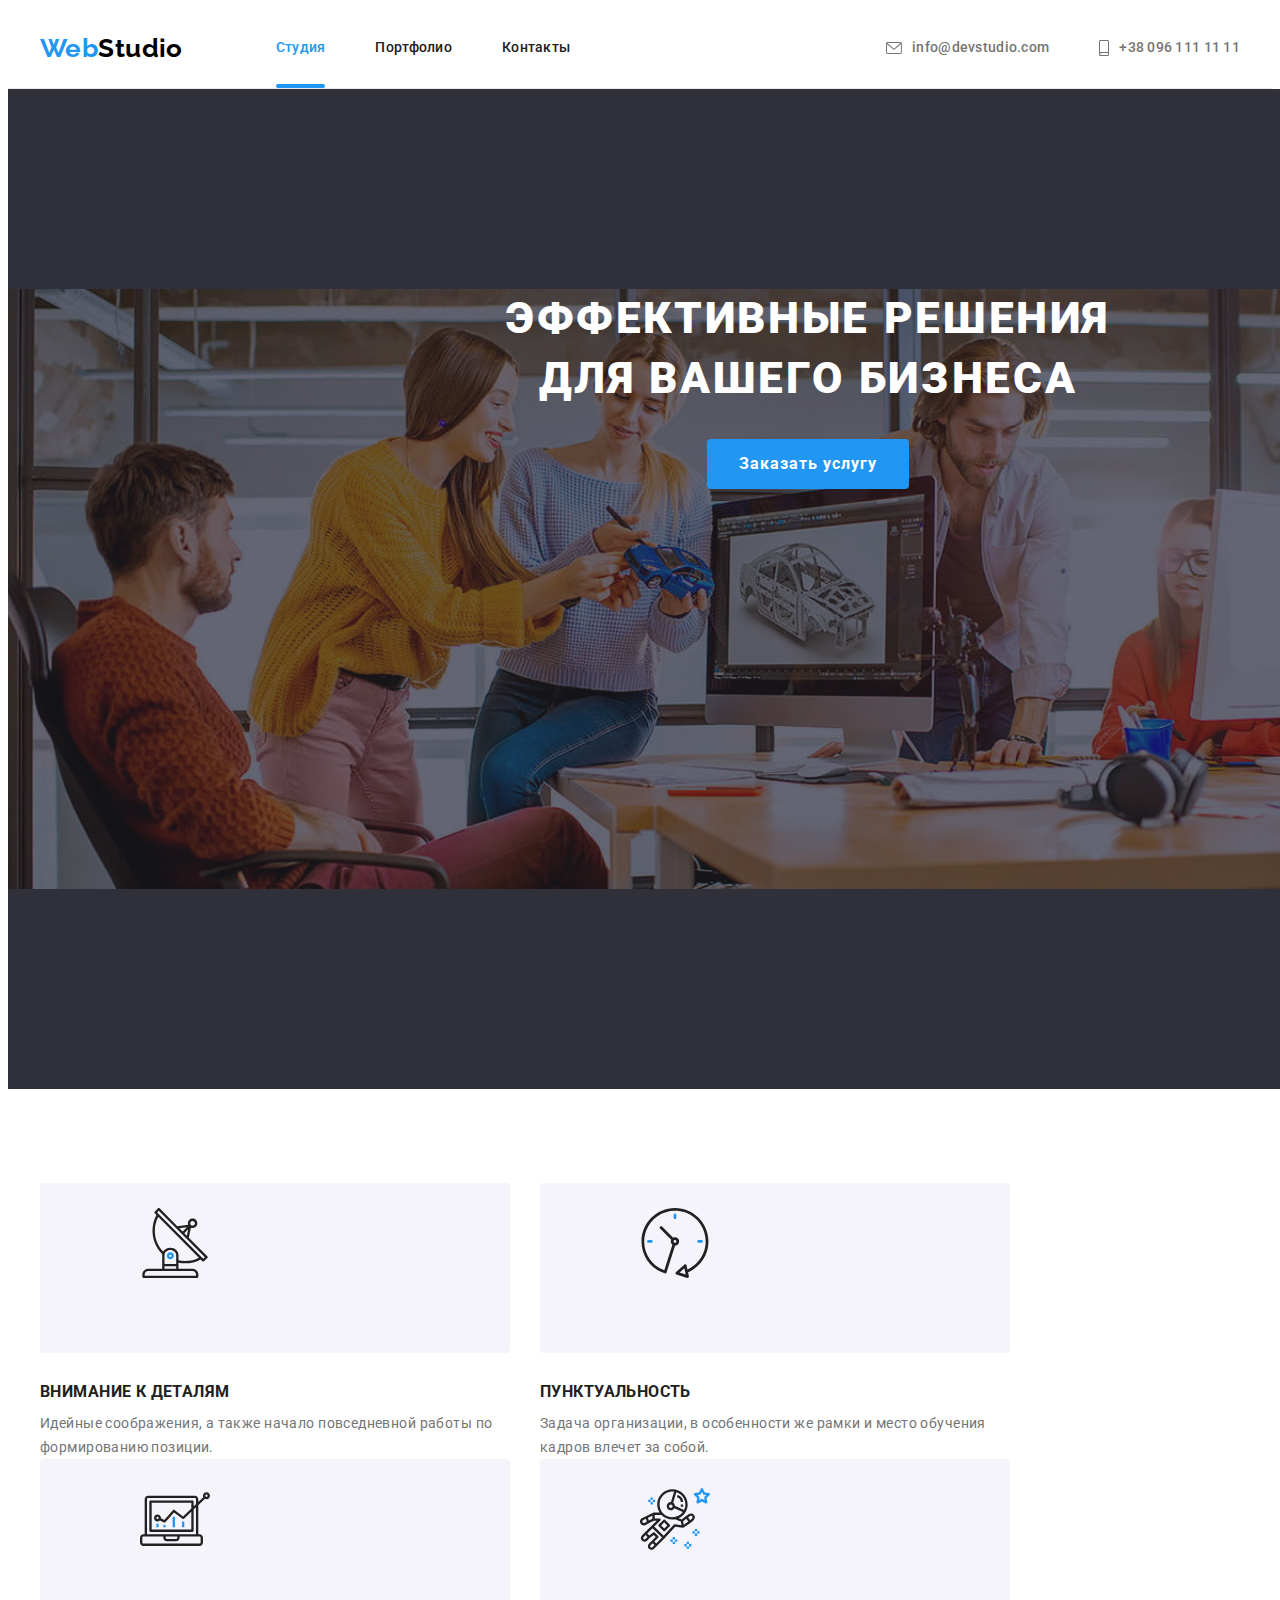
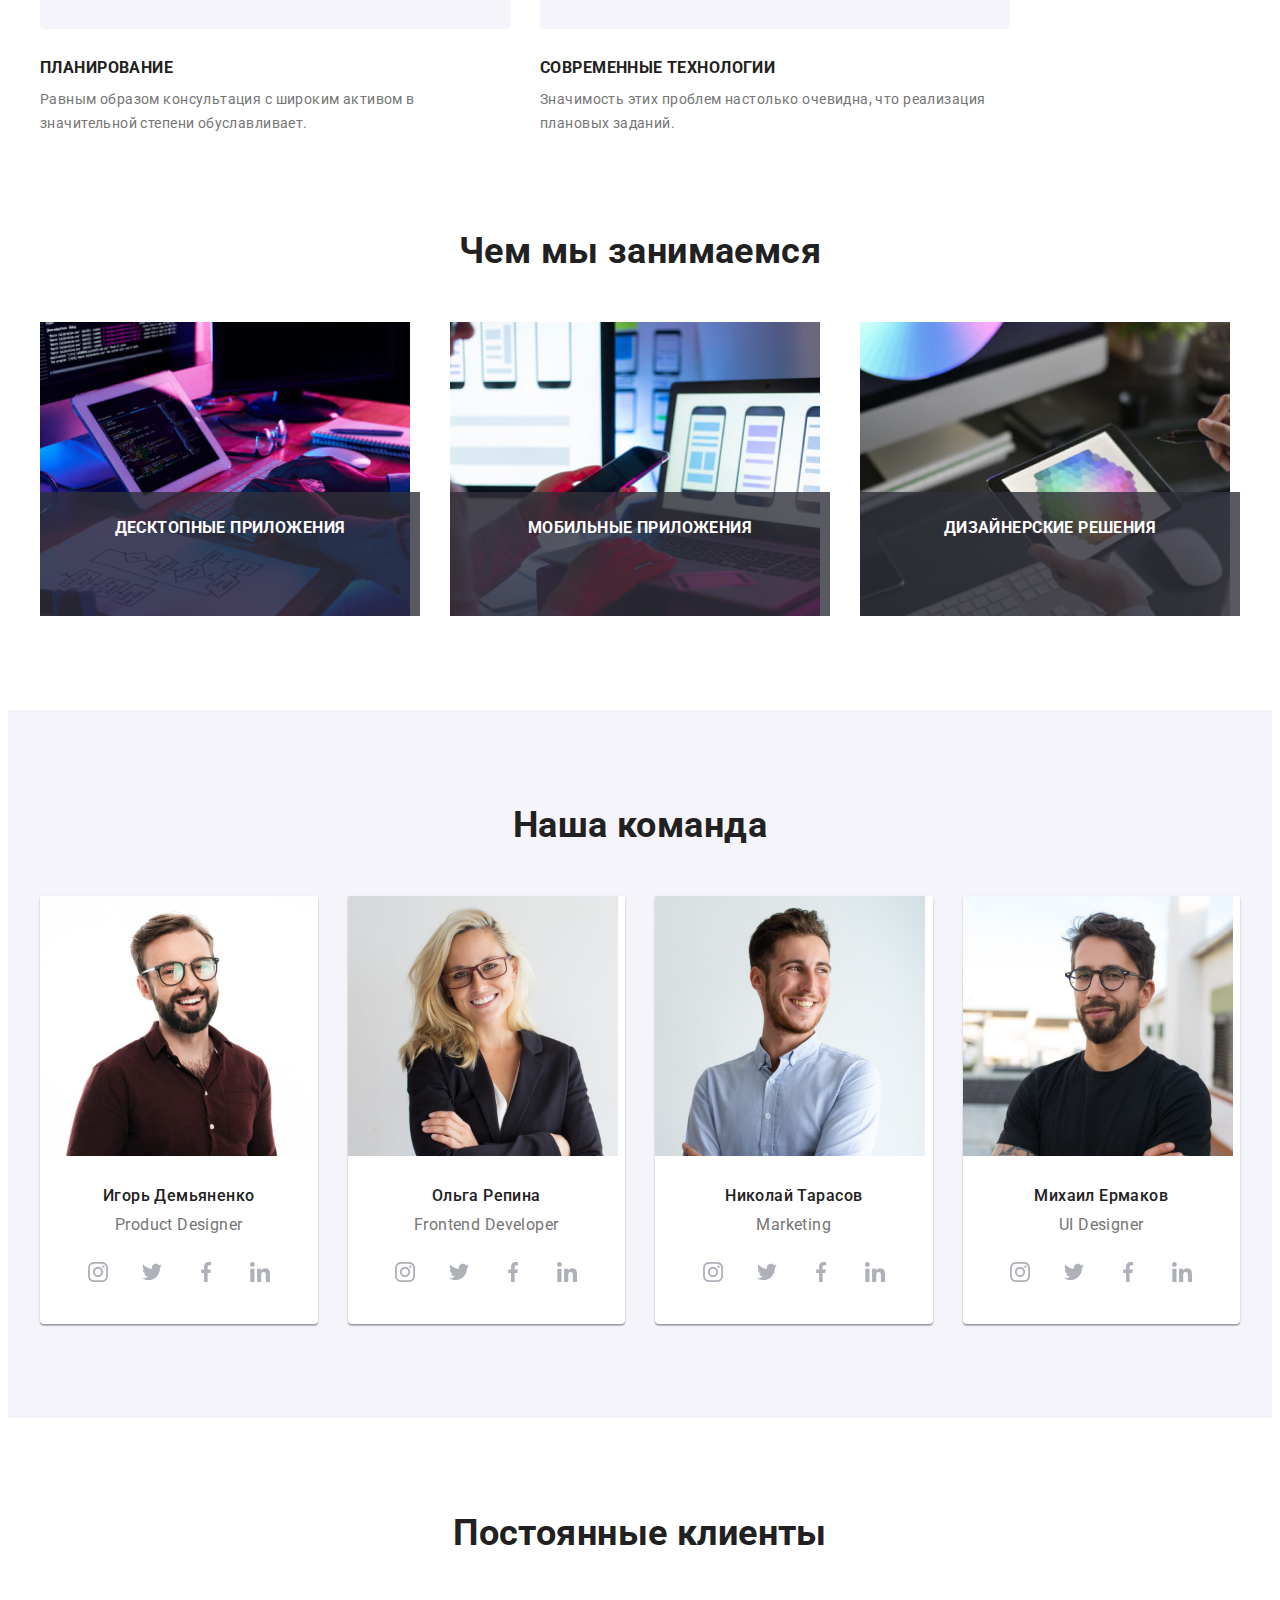
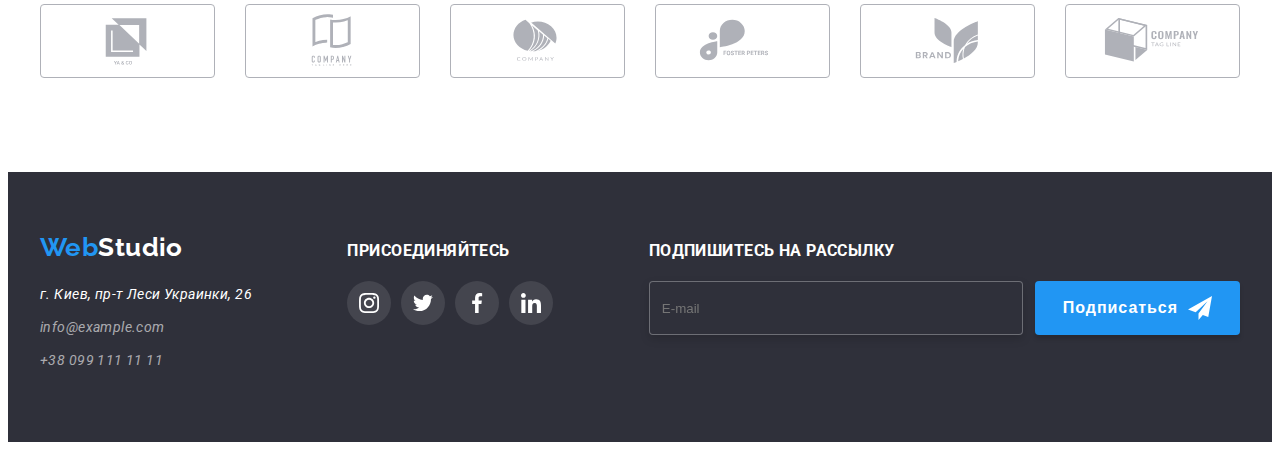
<file: index.html>
<!DOCTYPE html>
<html lang="ru">
  <head>
    <meta charset="UTF-8" />
    <meta http-equiv="X-UA-Compatible" content="IE=edge" />
    <meta name="viewport" content="width=device-width, initial-scale=1.0" />
    <title>Студия</title>
    <link rel="preconnect" href="https://fonts.gstatic.com" />
    <link
      href="https://fonts.googleapis.com/css2?family=Raleway:wght@700&family=Roboto:wght@400;500;700;900&display=swap"
      rel="stylesheet"
    />
    <link
      rel="stylesheet"
      href="https://cdnjs.cloudflare.com/ajax/libs/modern-normalize/1.0.0/modern-normalize.css"
      integrity="sha512-Zx6MlUMKSVJoQ+83OwhdILe8cSEsCzfqThJd7J/VA2UrK6Ctj85p+xzqfyuNXE5B1k25uUdmJ2OzItbBy9GHAQ=="
      crossorigin="anonymous"
    />
    <link rel="stylesheet" href="./css/styles.css" />
  </head>
  <body>
    <!-- "Шапка страницы" -->
    <header>
      <div class="container header-box">
        <!-- Логотип компании с ссылкой на главную страницу -->
        <a class="logo-header" href="./index.html"
          ><span class="logo accent">Web</span>Studio</a
        >

        <!-- Список ссылок для навигации по сайту -->
        <nav class="main-nav">
          <ul class="site-nav list">
            <li class="nav-item">
              <a class="link current" href="./index.html">Студия</a>
            </li>

            <li class="nav-item">
              <a class="link" href="./portfolio.html">Портфолио</a>
            </li>

            <li class="nav-item"><a class="link" href="">Контакты</a></li>
          </ul>
        </nav>

        <!-- Контактные данные -->
        <div class="contacts-list">
          <a class="contacts link" href="mailto:info@devstudio.com">
            <svg class="icon-envelope">
              <use href="./img/icons.svg#envelope"></use>
            </svg>
            info@devstudio.com
          </a>
          <a class="contacts link" href="tel:+380961111111">
            <svg class="icon-smartphone">
              <use href="./img/icons.svg#smartphone"></use>
            </svg>
            +38 096 111 11 11
          </a>
        </div>
      </div>
    </header>
    <main>
      <!-- Секция "Герой" -->
      <section class="hero">
        <div class="container">
          <h1 class="hero-title">
            Эффективные решения <br />
            для вашего бизнеса
          </h1>
          <button class="hero-button" type="button" data-modal-open>
            Заказать услугу
          </button>
        </div>
      </section>
      <!-- Секция "Особенности" -->
      <section class="section">
        <div class="container">
          <h2 hidden>Особенности</h2>
          <ul class="features-list list">
            <li class="features-item">
              <svg class="icon-features">
                <use
                  href="./img/icons.svg#antenna"
                  width="70"
                  height="70"
                ></use>
              </svg>
              <h3 class="features-title">Внимание к деталям</h3>
              <p>
                Идейные соображения, а также начало повседневной работы по
                формированию позиции.
              </p>
            </li>
            <li class="features-item">
              <svg class="icon-features">
                <use href="./img/icons.svg#clock" width="70" height="70"></use>
              </svg>
              <h3 class="features-title">Пунктуальность</h3>
              <p>
                Задача организации, в особенности же рамки и место обучения
                кадров влечет за собой.
              </p>
            </li>
            <li class="features-item">
              <svg class="icon-features">
                <use
                  href="./img/icons.svg#diagram"
                  width="70"
                  height="70"
                ></use>
              </svg>
              <h3 class="features-title">Планирование</h3>
              <p>
                Равным образом консультация с широким активом в значительной
                степени обуславливает.
              </p>
            </li>
            <li class="features-item">
              <svg class="icon-features">
                <use
                  href="./img/icons.svg#astronaut"
                  width="70"
                  height="70"
                ></use>
              </svg>
              <h3 class="features-title">Современные технологии</h3>
              <p>
                Значимость этих проблем настолько очевидна, что реализация
                плановых заданий.
              </p>
            </li>
          </ul>
        </div>
      </section>
      <!-- Секция "Чем мы занимаемся" -->
      <section class="our-work-section section">
        <div class="container">
          <h2 class="secondary-titles">Чем мы занимаемся</h2>
          <ul class="our-work-list list">
            <li class="our-work-item">
              <h3 class="our-work-title">Десктопные приложения</h3>
              <img
                src="./img/img1.jpg"
                alt="Разработчик пишущий код"
                width="370"
              />
            </li>
            <li class="our-work-item">
              <h3 class="our-work-title">Мобильные приложения</h3>
              <img
                src="./img/img2.jpg"
                alt="Дизайнер подбирающий раскладку для мобильного приложения"
                width="370"
              />
            </li>
            <li class="our-work-item">
              <h3 class="our-work-title">Дизайнерские решения</h3>
              <img
                src="./img/img3.jpg"
                alt="Дизайнер подбирает цвет на палетке"
                width="370"
              />
            </li>
          </ul>
        </div>
      </section>
      <!-- Секция "Наша команда" -->
      <section class="our-team-section section">
        <div class="container">
          <h2 class="our-team-title secondary-titles">Наша команда</h2>
          <ul class="our-team-list list">
            <!-- Ihor Demyanenko CARD -->
            <li class="our-team-item">
              <img
                src="./img/team/ph1.jpg"
                alt="Портретное фото Игоря Демьяненко"
                width="270"
              />
              <h3 class="our-team-name">Игорь Демьяненко</h3>
              <p class="our-team-position" lang="en">Product Designer</p>
              <!-- SOCIAL CONTACT ICONS -->
              <ul class="social-contact list">
                <li class="social-contact-item">
                  <a
                    class="link-icon link"
                    href="https://instagram.com"
                    target="_blank"
                  >
                    <svg class="icon-social" width="20" height="20">
                      <use href="./img/icons.svg#instagram"></use>
                    </svg>
                  </a>
                </li>

                <li class="social-contact-item">
                  <a
                    class="link-icon link"
                    href="https://twitter.com"
                    target="_blank"
                  >
                    <svg class="icon-social" width="20" height="20">
                      <use href="./img/icons.svg#twitter"></use>
                    </svg>
                  </a>
                </li>

                <li class="social-contact-item">
                  <a
                    class="link-icon link"
                    href="https://facebook.com"
                    target="_blank"
                  >
                    <svg class="icon-social" width="20" height="20">
                      <use href="./img/icons.svg#facebook"></use>
                    </svg>
                  </a>
                </li>

                <li class="social-contact-item">
                  <a
                    class="link-icon link"
                    href="https://linkedin.com"
                    target="_blank"
                  >
                    <svg class="icon-social" width="20" height="20">
                      <use href="./img/icons.svg#linkedin"></use>
                    </svg>
                  </a>
                </li>
              </ul>
            </li>
            <!-- Olga Repina CARD -->
            <li class="our-team-item">
              <img
                src="./img/team/ph2.jpg"
                alt="Портретное фото Ольги Репиной"
                width="270"
              />
              <h3 class="our-team-name">Ольга Репина</h3>
              <p class="our-team-position" lang="en">Frontend Developer</p>
              <!-- SOCIAL CONTACT ICONS -->
              <ul class="social-contact list">
                <li class="social-contact-item">
                  <a
                    class="link-icon link"
                    href="https://instagram.com"
                    target="_blank"
                  >
                    <svg class="icon-social" width="20" height="20">
                      <use href="./img/icons.svg#instagram"></use>
                    </svg>
                  </a>
                </li>

                <li class="social-contact-item">
                  <a
                    class="link-icon link"
                    href="https://twitter.com"
                    target="_blank"
                  >
                    <svg class="icon-social" width="20" height="20">
                      <use href="./img/icons.svg#twitter"></use>
                    </svg>
                  </a>
                </li>

                <li class="social-contact-item">
                  <a
                    class="link-icon link"
                    href="https://facebook.com"
                    target="_blank"
                  >
                    <svg class="icon-social" width="20" height="20">
                      <use href="./img/icons.svg#facebook"></use>
                    </svg>
                  </a>
                </li>

                <li class="social-contact-item">
                  <a
                    class="link-icon link"
                    href="https://linkedin.com"
                    target="_blank"
                  >
                    <svg class="icon-social" width="20" height="20">
                      <use href="./img/icons.svg#linkedin"></use>
                    </svg>
                  </a>
                </li>
              </ul>
            </li>
            <!-- Nikolay Tarasov CARD -->
            <li class="our-team-item">
              <img
                src="./img/team/ph3.jpg"
                alt="Портретное фото Николая Тарасова"
                width="270"
              />
              <h3 class="our-team-name">Николай Тарасов</h3>
              <p class="our-team-position" lang="en">Marketing</p>
              <!-- SOCIAL CONTACT ICONS -->
              <ul class="social-contact list">
                <li class="social-contact-item">
                  <a
                    class="link-icon link"
                    href="https://instagram.com"
                    target="_blank"
                  >
                    <svg class="icon-social" width="20" height="20">
                      <use href="./img/icons.svg#instagram"></use>
                    </svg>
                  </a>
                </li>

                <li class="social-contact-item">
                  <a
                    class="link-icon link"
                    href="https://twitter.com"
                    target="_blank"
                  >
                    <svg class="icon-social" width="20" height="20">
                      <use href="./img/icons.svg#twitter"></use>
                    </svg>
                  </a>
                </li>

                <li class="social-contact-item">
                  <a
                    class="link-icon link"
                    href="https://facebook.com"
                    target="_blank"
                  >
                    <svg class="icon-social" width="20" height="20">
                      <use href="./img/icons.svg#facebook"></use>
                    </svg>
                  </a>
                </li>

                <li class="social-contact-item">
                  <a
                    class="link-icon link"
                    href="https://linkedin.com"
                    target="_blank"
                  >
                    <svg class="icon-social" width="20" height="20">
                      <use href="./img/icons.svg#linkedin"></use>
                    </svg>
                  </a>
                </li>
              </ul>
            </li>
            <!-- Mihail Yermakov CARD -->
            <li class="our-team-item">
              <img
                src="./img/team/ph4.jpg"
                alt="Портретное фото Михаила Ермакова"
                width="270"
              />
              <h3 class="our-team-name">Михаил Ермаков</h3>
              <p class="our-team-position" lang="en">UI Designer</p>
              <!-- SOCIAL CONTACT ICONS -->
              <ul class="social-contact list">
                <li class="social-contact-item">
                  <a
                    class="link-icon link"
                    href="https://instagram.com"
                    target="_blank"
                  >
                    <svg class="icon-social" width="20" height="20">
                      <use href="./img/icons.svg#instagram"></use>
                    </svg>
                  </a>
                </li>

                <li class="social-contact-item">
                  <a
                    class="link-icon link"
                    href="https://twitter.com"
                    target="_blank"
                  >
                    <svg class="icon-social" width="20" height="20">
                      <use href="./img/icons.svg#twitter"></use>
                    </svg>
                  </a>
                </li>

                <li class="social-contact-item">
                  <a
                    class="link-icon link"
                    href="https://facebook.com"
                    target="_blank"
                  >
                    <svg class="icon-social" width="20" height="20">
                      <use href="./img/icons.svg#facebook"></use>
                    </svg>
                  </a>
                </li>

                <li class="social-contact-item">
                  <a
                    class="link-icon link"
                    href="https://linkedin.com"
                    target="_blank"
                  >
                    <svg class="icon-social" width="20" height="20">
                      <use href="./img/icons.svg#linkedin"></use>
                    </svg>
                  </a>
                </li>
              </ul>
            </li>
          </ul>
        </div>
      </section>
      <section class="our-clients section">
        <div class="container">
          <h2 class="secondary-titles">Постоянные клиенты</h2>
          <ul class="clients list">
            <li class="company-item">
              <a class="company link" href="./">
                <svg class="icon-company" width="106" height="60">
                  <use href="./img/icons.svg#co1"></use>
                </svg>
              </a>
            </li>

            <li class="company-item">
              <a class="company link" href="./">
                <svg class="icon-company" width="106" height="60">
                  <use href="./img/icons.svg#co2"></use>
                </svg>
              </a>
            </li>

            <li class="company-item">
              <a class="company link" href="./">
                <svg class="icon-company" width="106" height="60">
                  <use href="./img/icons.svg#co3"></use>
                </svg>
              </a>
            </li>

            <li class="company-item">
              <a class="company link" href="./">
                <svg class="icon-company" width="106" height="60">
                  <use href="./img/icons.svg#co4"></use>
                </svg>
              </a>
            </li>

            <li class="company-item">
              <a class="company link" href="./">
                <svg class="icon-company" width="106" height="60">
                  <use href="./img/icons.svg#co5"></use>
                </svg>
              </a>
            </li>

            <li class="company-item">
              <a class="company link" href="./">
                <svg class="icon-company" width="106" height="60">
                  <use href="./img/icons.svg#co6"></use>
                </svg>
              </a>
            </li>
          </ul>
        </div>
      </section>
    </main>
    <!-- Подвал страницы -->
    <footer class="footer-section">
      <div class="container footer-flex">
        <div class="about-us">
          <!-- Логотип компании с ссылкой на главную страницу -->
          <a class="logo-footer" href="/"
            ><span class="accent">Web</span>Studio</a
          >
          <!-- Адресс компании -->
          <address>
            <ul class="list">
              <li>
                <a
                  class="footer-address"
                  href="https://goo.gl/maps/nL9pkd665aWA4ZFbA"
                  target="_blank"
                  >г. Киев, пр-т Леси Украинки, 26</a
                >
              </li>
              <li>
                <a class="footer-contacts link" href="mailto:info@example.com"
                  >info@example.com</a
                >
              </li>
              <li>
                <a class="footer-contacts link" href="tel:+380991111111"
                  >+38 099 111 11 11</a
                >
              </li>
            </ul>
          </address>
        </div>
        <div class="join-us">
          <h3 class="footer-titles">Присоединяйтесь</h3>
          <ul class="social-contact list">
            <li class="social-contact-item">
              <a
                class="icon-join link"
                href="https://instagram.com"
                target="_blank"
              >
                <svg class="icon-social" width="20" height="20">
                  <use href="./img/icons.svg#instagram"></use>
                </svg>
              </a>
            </li>

            <li class="social-contact-item">
              <a
                class="icon-join link"
                href="https://twitter.com"
                target="_blank"
              >
                <svg class="icon-social" width="20" height="20">
                  <use href="./img/icons.svg#twitter"></use>
                </svg>
              </a>
            </li>

            <li class="social-contact-item">
              <a
                class="icon-join link"
                href="https://facebook.com"
                target="_blank"
              >
                <svg class="icon-social" width="20" height="20">
                  <use href="./img/icons.svg#facebook"></use>
                </svg>
              </a>
            </li>

            <li class="social-contact-item">
              <a
                class="icon-join link"
                href="https://linkedin.com"
                target="_blank"
              >
                <svg class="icon-social" width="20" height="20">
                  <use href="./img/icons.svg#linkedin"></use>
                </svg>
              </a>
            </li>
          </ul>
        </div>
        <div class="subscription">
          <h3 class="footer-titles">Подпишитесь на рассылку</h3>
          <form class="subscription-form" action="submit">
            <label class="subscription-label">
              <input
                class="subscription-input"
                type="email"
                name="subscription"
                placeholder="E-mail"
              />
            </label>
            <button class="subscription-btn" type="submit">
              Подписаться
              <svg class="subscription-btn-icon" width="24" height="24">
                <use href="./img/icons.svg#send"></use>
              </svg>
            </button>
          </form>
        </div>
      </div>
    </footer>

    <div class="backdrop is-hidden" data-modal>
      <div class="modal">
        <button class="modal-close" type="button" data-modal-close>
          <svg class="icon-close">
            <use href="./img/icons.svg#close"></use>
          </svg>
        </button>
        <h2 class="form-title">Оставьте свои данные, мы вам перезвоним</h2>
        <form action="form">
          <div class="form-field">
            <label class="form-label" for="name">Имя</label>
            <div class="form-input">
              <svg class="form-icon">
                <use href="./img/icons.svg#mw-person"></use>
              </svg>
              <input class="input" type="text" name="name" id="name" />
            </div>
          </div>

          <div class="form-field">
            <label class="form-label" for="tel">Телефон</label>
            <div class="form-input">
              <svg class="form-icon">
                <use href="./img/icons.svg#mw-phone"></use>
              </svg>
              <input class="input" type="tel" name="tel" id="tel" />
            </div>
          </div>

          <div class="form-field">
            <label class="form-label" for="email">Почта</label>
            <div class="form-input">
              <svg class="form-icon">
                <use href="./img/icons.svg#mw-email"></use>
              </svg>
              <input class="input" type="email" name="email" id="email" />
            </div>
          </div>

          <div class="form-field">
            <label class="form-label" for="comment">Комментарий</label>
            <textarea
              class="comment-input"
              name="comment"
              id="comment"
              cols="60"
              rows="8"
              placeholder="Введите текст"
            ></textarea>
          </div>

          <div class="agreement-field">
            <label class="agreement-label">
              <input class="agreement-input" type="checkbox" name="agreement" />
              <svg class="agreement-icon">
                <use href="./img/icons.svg#tick"></use>
              </svg>
              Соглашаюсь с рассылкой и принимаю
            </label>
            <a class="agreement-link" href="./">Условия договора</a>
          </div>
          <div class="submit-btn">
            <button class="submit" type="submit">Отправить</button>
          </div>
        </form>
      </div>
    </div>
    <script src="./js/modal.js"></script>
  </body>
</html>
</file>
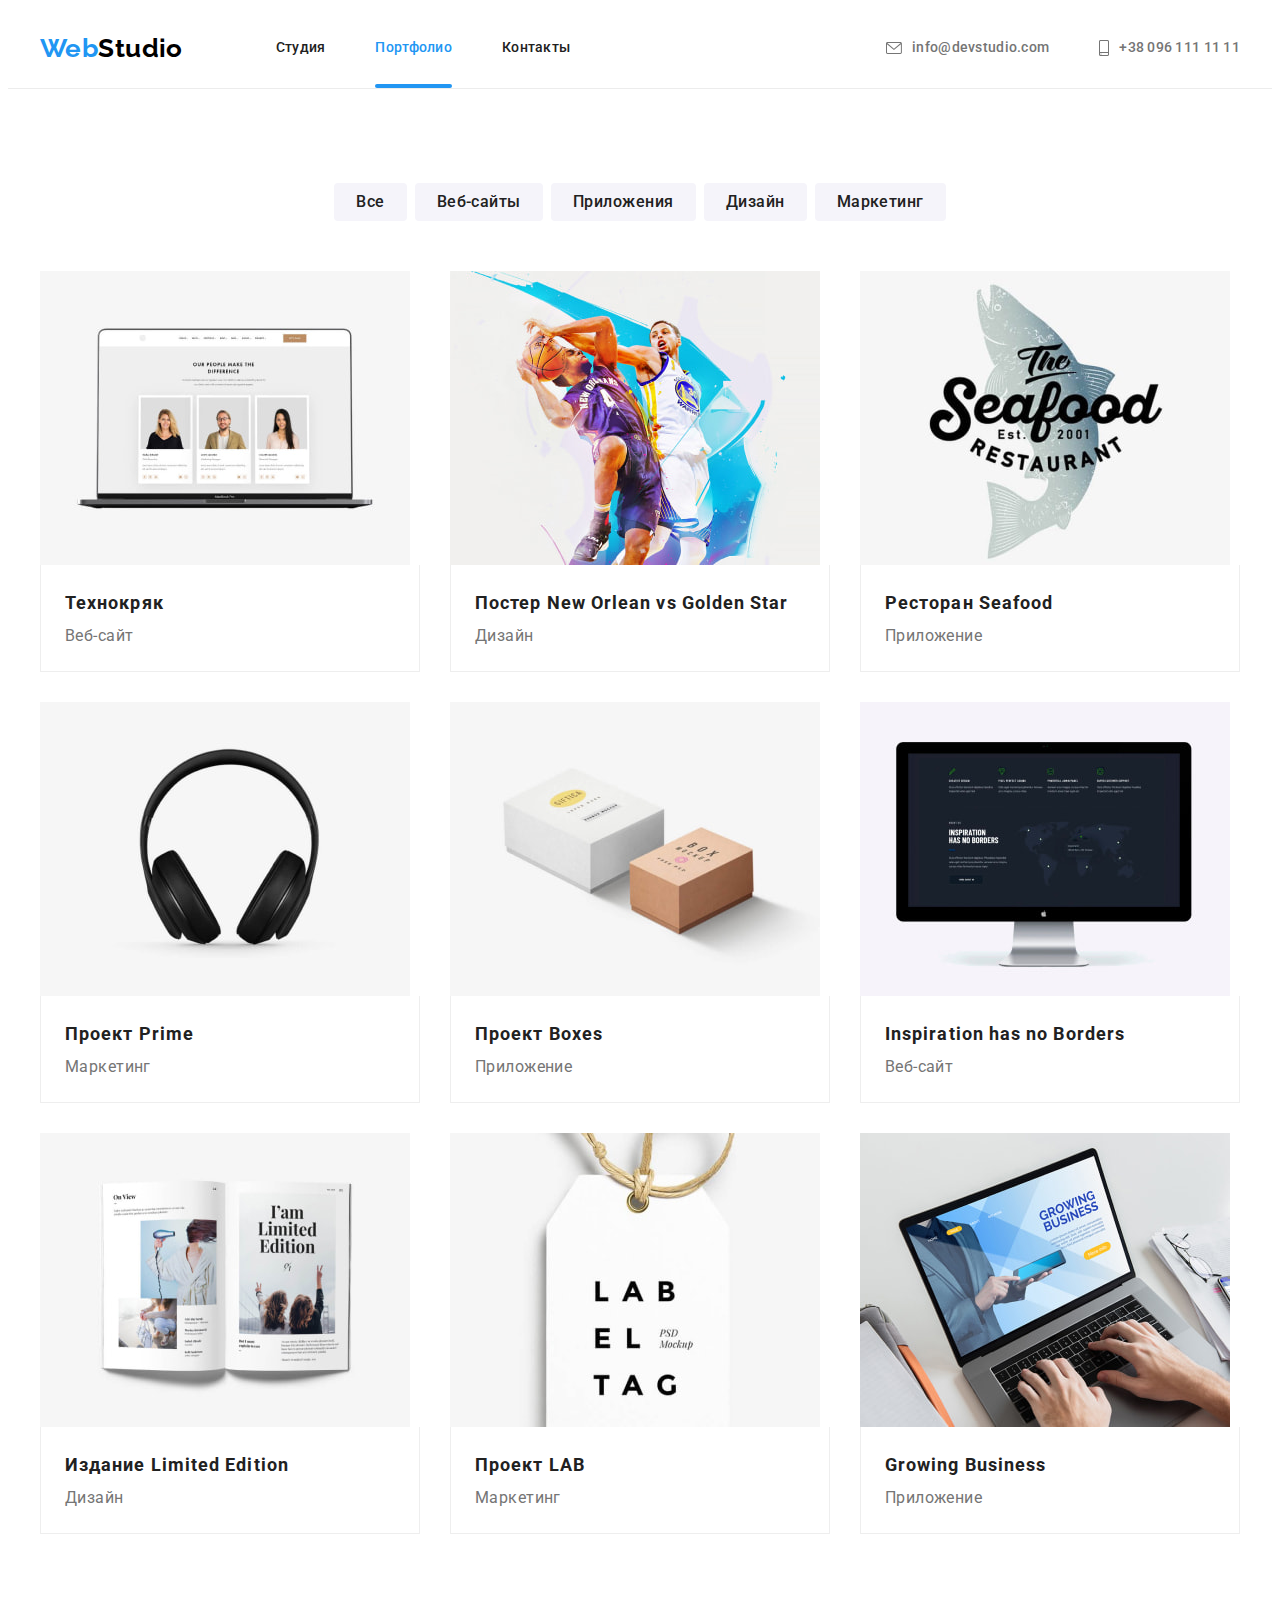
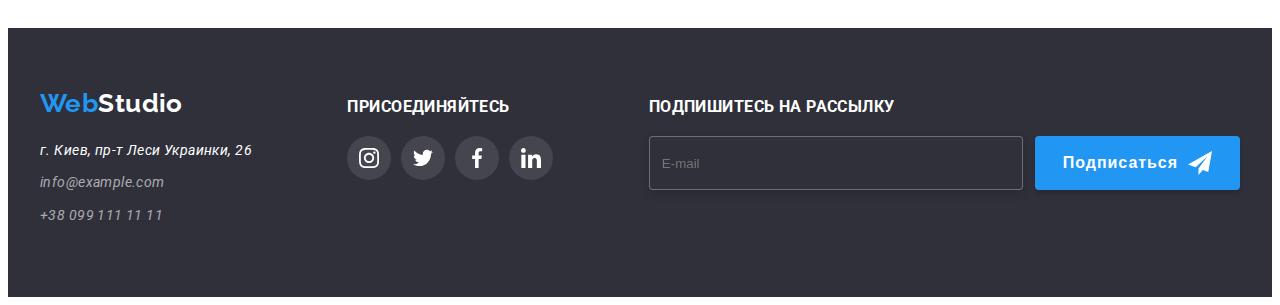
<file: portfolio.html>
<!DOCTYPE html>
<html lang="ru">
  <head>
    <meta charset="UTF-8" />
    <meta http-equiv="X-UA-Compatible" content="IE=edge" />
    <meta name="viewport" content="width=device-width, initial-scale=1.0" />
    <title>Портфолио</title>
    <link rel="preconnect" href="https://fonts.gstatic.com" />
    <link
      href="https://fonts.googleapis.com/css2?family=Raleway:wght@700&family=Roboto:wght@400;500;700;900&display=swap"
      rel="stylesheet"
    />
    <link
      rel="stylesheet"
      href="https://cdnjs.cloudflare.com/ajax/libs/modern-normalize/1.0.0/modern-normalize.css"
      integrity="sha512-Zx6MlUMKSVJoQ+83OwhdILe8cSEsCzfqThJd7J/VA2UrK6Ctj85p+xzqfyuNXE5B1k25uUdmJ2OzItbBy9GHAQ=="
      crossorigin="anonymous"
    />
    <link rel="stylesheet" href="./css/styles.css" />
  </head>
  <body>
    <!-- "Шапка страницы" -->
    <header>
      <div class="container header-box">
        <!-- Логотип компании с ссылкой на главную страницу -->
        <a class="logo-header" href="./index.html"
          ><span class="logo accent">Web</span>Studio</a
        >

        <!-- Список ссылок для навигации по сайту -->
        <nav class="main-nav">
          <ul class="site-nav list">
            <li class="nav-item">
              <a class="link" href="./index.html">Студия</a>
            </li>

            <li class="nav-item">
              <a class="link current" href="./portfolio.html">Портфолио</a>
            </li>

            <li class="nav-item"><a class="link" href="">Контакты</a></li>
          </ul>
        </nav>

        <!-- Контактные данные -->
        <div class="contacts-list">
          <a class="contacts link" href="mailto:info@devstudio.com">
            <svg class="icon-envelope">
              <use href="./img/icons.svg#envelope"></use>
            </svg>
            info@devstudio.com
          </a>
          <a class="contacts link" href="tel:+380961111111">
            <svg class="icon-smartphone">
              <use href="./img/icons.svg#smartphone"></use>
            </svg>
            +38 096 111 11 11
          </a>
        </div>
      </div>
    </header>
    <main>
      <section class="section">
        <div class="container">
          <!-- Кнопки фильтра работ -->
          <ul class="filter-button-list list">
            <li class="filter-button-item">
              <button class="filter-button" type="button">Все</button>
            </li>
            <li class="filter-button-item">
              <button class="filter-button" type="button">Веб-сайты</button>
            </li>
            <li class="filter-button-item">
              <button class="filter-button" type="button">Приложения</button>
            </li>
            <li class="filter-button-item">
              <button class="filter-button" type="button">Дизайн</button>
            </li>
            <li class="filter-button-item">
              <button class="filter-button" type="button">Маркетинг</button>
            </li>
          </ul>

          <!-- Примеры работ -->
          <ul class="example-list list">
            <li class="example-card">
              <a href="./" class="example-link">
                <div class="card-interactive">
                  <p class="card-text">
                    Технокряк это современная площадка распространения
                    коронавируса. Компании используют эту платформу для
                    цифрового шпионажа и атак на защищённые сервера конкурентов.
                  </p>
                  <img
                    src="./img/portfolio/img1.jpg"
                    alt="Веб-сайт"
                    width="370"
                  />
                </div>
                <div class="card-content">
                  <h2 class="example-name">Технокряк</h2>
                  <p class="example-type">Веб-сайт</p>
                </div>
              </a>
            </li>

            <li class="example-card">
              <a href="./" class="example-link">
                <div class="card-interactive">
                  <p class="card-text">
                    Технокряк это современная площадка распространения
                    коронавируса. Компании используют эту платформу для
                    цифрового шпионажа и атак на защищённые сервера конкурентов.
                  </p>
                  <img
                    src="./img/portfolio/img2.jpg"
                    alt="Дизайн"
                    width="370"
                  />
                </div>
                <div class="card-content">
                  <h2 class="example-name">Постер New Orlean vs Golden Star</h2>
                  <p class="example-type">Дизайн</p>
                </div>
              </a>
            </li>

            <li class="example-card">
              <a href="./" class="example-link">
                <div class="card-interactive">
                  <p class="card-text">
                    Технокряк это современная площадка распространения
                    коронавируса. Компании используют эту платформу для
                    цифрового шпионажа и атак на защищённые сервера конкурентов.
                  </p>
                  <img
                    src="./img/portfolio/img3.jpg"
                    alt="Приложение"
                    width="370"
                  />
                </div>
                <div class="card-content">
                  <h2 class="example-name">Ресторан Seafood</h2>
                  <p class="example-type">Приложение</p>
                </div>
              </a>
            </li>

            <li class="example-card">
              <a href="./" class="example-link">
                <div class="card-interactive">
                  <p class="card-text">
                    Технокряк это современная площадка распространения
                    коронавируса. Компании используют эту платформу для
                    цифрового шпионажа и атак на защищённые сервера конкурентов.
                  </p>
                  <img
                    src="./img/portfolio/img4.jpg"
                    alt="Маркетинг"
                    width="370"
                  />
                </div>
                <div class="card-content">
                  <h2 class="example-name">Проект Prime</h2>
                  <p class="example-type">Маркетинг</p>
                </div>
              </a>
            </li>

            <li class="example-card">
              <a href="./" class="example-link">
                <div class="card-interactive">
                  <p class="card-text">
                    Технокряк это современная площадка распространения
                    коронавируса. Компании используют эту платформу для
                    цифрового шпионажа и атак на защищённые сервера конкурентов.
                  </p>
                  <img
                    src="./img/portfolio/img5.jpg"
                    alt="Приложение"
                    width="370"
                  />
                </div>
                <div class="card-content">
                  <h2 class="example-name">Проект Boxes</h2>
                  <p class="example-type">Приложение</p>
                </div>
              </a>
            </li>

            <li class="example-card">
              <a href="./" class="example-link">
                <div class="card-interactive">
                  <p class="card-text">
                    Технокряк это современная площадка распространения
                    коронавируса. Компании используют эту платформу для
                    цифрового шпионажа и атак на защищённые сервера конкурентов.
                  </p>
                  <img
                    src="./img/portfolio/img6.jpg"
                    alt="Веб-сайт"
                    width="370"
                  />
                </div>
                <div class="card-content">
                  <h2 class="example-name">Inspiration has no Borders</h2>
                  <p class="example-type">Веб-сайт</p>
                </div>
              </a>
            </li>

            <li class="example-card">
              <a href="./" class="example-link">
                <div class="card-interactive">
                  <p class="card-text">
                    Технокряк это современная площадка распространения
                    коронавируса. Компании используют эту платформу для
                    цифрового шпионажа и атак на защищённые сервера конкурентов.
                  </p>
                  <img
                    src="./img/portfolio/img7.jpg"
                    alt="Дизайн"
                    width="370"
                  />
                </div>
                <div class="card-content">
                  <h2 class="example-name">Издание Limited Edition</h2>
                  <p class="example-type">Дизайн</p>
                </div>
              </a>
            </li>

            <li class="example-card">
              <a href="./" class="example-link">
                <div class="card-interactive">
                  <p class="card-text">
                    Технокряк это современная площадка распространения
                    коронавируса. Компании используют эту платформу для
                    цифрового шпионажа и атак на защищённые сервера конкурентов.
                  </p>
                  <img
                    src="./img/portfolio/img8.jpg"
                    alt="Маркетинг"
                    width="370"
                  />
                </div>
                <div class="card-content">
                  <h2 class="example-name">Проект LAB</h2>
                  <p class="example-type">Маркетинг</p>
                </div>
              </a>
            </li>

            <li class="example-card">
              <a href="./" class="example-link">
                <div class="card-interactive">
                  <p class="card-text">
                    Технокряк это современная площадка распространения
                    коронавируса. Компании используют эту платформу для
                    цифрового шпионажа и атак на защищённые сервера конкурентов.
                  </p>
                  <img
                    src="./img/portfolio/img9.jpg"
                    alt="Приложение"
                    width="370"
                  />
                </div>
                <div class="card-content">
                  <h2 class="example-name">Growing Business</h2>
                  <p class="example-type">Приложение</p>
                </div>
              </a>
            </li>
          </ul>
        </div>
      </section>
    </main>
    <footer class="footer-section">
      <div class="container footer-flex">
        <div class="about-us">
          <!-- Логотип компании с ссылкой на главную страницу -->
          <a class="logo-footer" href="/"
            ><span class="accent">Web</span>Studio</a
          >
          <!-- Адресс компании -->
          <address>
            <p class="footer-address">г. Киев, пр-т Леси Украинки, 26</p>
            <a class="footer-contacts link" href="mailto:info@example.com"
              >info@example.com</a
            >
            <a class="footer-contacts link" href="tel:+380991111111"
              >+38 099 111 11 11</a
            >
          </address>
        </div>
        <div class="join-us">
          <h3 class="footer-titles">Присоединяйтесь</h3>
          <ul class="social-contact list">
            <li class="social-contact-item">
              <a
                class="icon-join link"
                href="https://instagram.com"
                target="_blank"
              >
                <svg class="icon-social" width="20" height="20">
                  <use href="./img/icons.svg#instagram"></use>
                </svg>
              </a>
            </li>

            <li class="social-contact-item">
              <a
                class="icon-join link"
                href="https://twitter.com"
                target="_blank"
              >
                <svg class="icon-social" width="20" height="20">
                  <use href="./img/icons.svg#twitter"></use>
                </svg>
              </a>
            </li>

            <li class="social-contact-item">
              <a
                class="icon-join link"
                href="https://facebook.com"
                target="_blank"
              >
                <svg class="icon-social" width="20" height="20">
                  <use href="./img/icons.svg#facebook"></use>
                </svg>
              </a>
            </li>

            <li class="social-contact-item">
              <a
                class="icon-join link"
                href="https://linkedin.com"
                target="_blank"
              >
                <svg class="icon-social" width="20" height="20">
                  <use href="./img/icons.svg#linkedin"></use>
                </svg>
              </a>
            </li>
          </ul>
        </div>
        <div class="subscription">
          <h3 class="footer-titles">Подпишитесь на рассылку</h3>
          <form class="subscription-form" action="submit">
            <label class="subscription-label">
              <input
                class="subscription-input"
                type="email"
                name="subscription"
                placeholder="E-mail"
              />
            </label>
            <button class="subscription-btn" type="submit">
              Подписаться
              <svg class="subscription-btn-icon" width="24" height="24">
                <use href="./img/icons.svg#send"></use>
              </svg>
            </button>
          </form>
        </div>
      </div>
    </footer>
  </body>
</html>
</file>
<file: css/styles.css>
:root {
  --primary-text-color: #757575;
  --secondary-text-color: #212121;
  --main-white-color: #ffffff;
  --main-accent-color: #2196f3;
  --grey-color: #f5f4fa;
  --main-icon-color: #afb1b8;
}

* h1,
h2,
h3,
h4,
h5,
h6,
p,
ul {
  margin: 0;
  padding: 0;
}

img {
  display: block;
  max-width: 100%;
  height: auto;
}

header {
  border-bottom: 1px solid #ececec;
}

body {
  background-color: var(--main-white-color);
  color: var(--primary-text-color);

  font-family: Roboto, sans-serif;
  font-size: 14px;
  line-height: 1.71;
  letter-spacing: 0.03em;
}

.list {
  list-style: none;
}

/* Standart section paddings */
.section {
  padding-top: 94px;
  padding-bottom: 94px;
}

/* Container */

.container {
  margin-left: auto;
  margin-right: auto;
  width: 1200px;
  padding-left: 15px;
  padding-right: 15px;
}

.container.header-box {
  display: flex;
  flex-wrap: wrap;
}

/* Logo */
.logo-header {
  align-self: center;

  color: #000000;
  font-family: Raleway, sans-serif;
  font-weight: 700;
  font-size: 26px;
  line-height: 1.19;

  text-decoration: none;
}
.accent {
  color: var(--main-accent-color);
}

/* Navigation section */
.site-nav .link.current {
  color: var(--main-accent-color);
}

.nav-item {
  position: relative;
}

.current::after {
  content: "";
  position: absolute;
  bottom: 0;
  left: 0;

  width: 100%;
  height: 4px;
  border-radius: 2px;
  background-color: var(--main-accent-color);
}

.main-nav {
  margin-left: 93px;
  align-self: center;
}

.site-nav {
  display: flex;
}

.site-nav .link {
  display: inline-block;
  padding-top: 32px;
  padding-bottom: 32px;

  color: var(--secondary-text-color);
  font-weight: 500;
  line-height: 1.14;
  letter-spacing: 0.02em;
  text-decoration: none;

  transition: color 250ms cubic-bezier(0.4, 0, 0.2, 1);
}

.nav-item:not(:last-child) {
  margin-right: 50px;
}

.contacts-list {
  display: inline-flex;
  align-self: center;
  margin-left: auto;
}

.contacts-list .link + .link {
  margin-left: 50px;
}

.contacts {
  display: inline-flex;
  align-items: center;

  color: var(--primary-text-color);
  font-weight: 500;
  line-height: 1.14;
  letter-spacing: 0.02em;

  text-decoration: none;

  transition: color 250ms cubic-bezier(0.4, 0, 0.2, 1);
}

.link:hover,
.link:focus {
  color: var(--main-accent-color);
}

.icon-envelope {
  height: 12px;
  width: 16px;
  margin-right: 10px;
  fill: currentColor;
}

.icon-envelope:hover,
.icon-envelope:focus {
  fill: currentColor;
}

.icon-smartphone {
  height: 16px;
  width: 10px;
  margin-right: 10px;
  fill: currentColor;
}

.icon-smartphone:hover,
.icon-smartphone:focus {
  fill: currentColor;
}

/* Герой */
.hero {
  background-color: #2f303a;
  text-align: center;
  padding-top: 200px;
  padding-bottom: 200px;
  margin-left: auto;
  margin-right: auto;

  background-repeat: no-repeat;
  background-position: center;
  width: 1600px;
  height: 600px;
  background-image: linear-gradient(
      to right,
      rgba(47, 48, 58, 0.4),
      rgba(47, 48, 58, 0.4)
    ),
    url(../img/hero.jpg);
}

.hero-title {
  color: var(--main-white-color);
  font-weight: 900;
  font-size: 44px;
  line-height: 1.36;
  letter-spacing: 0.06em;
  text-transform: uppercase;
}

.hero-button {
  margin-top: 30px;
  padding: 10px 32px;
  border-radius: 4px;
  border-style: hidden;

  font-family: Roboto, sans-serif;
  background-color: var(--main-accent-color);
  color: var(--main-white-color);
  font-weight: 700;
  font-size: 16px;
  line-height: 1.87;
  letter-spacing: 0.06em;

  transition: color 250ms cubic-bezier(0.4, 0, 0.2, 1);
}

.hero-button:hover,
.hero-button:focus {
  color: #000000;
  cursor: pointer;
}

/* Особенности */

.icon-features {
  display: block;
  padding: 25px 100px;
  margin-bottom: 30px;
  width: 270px;
  height: 120px;
  background-color: var(--grey-color);
  border-radius: 4px;
}

.features-list.list {
  display: flex;
  flex-wrap: wrap;

  margin-right: -30px;
}

.features-item {
  margin-right: 30px;

  flex-basis: calc((100% - 120px) / 4);
}

.features-title {
  margin-bottom: 10px;
  color: var(--secondary-text-color);
  font-weight: 700;
  line-height: 1.14;
  text-transform: uppercase;
}

/* Чем мы занимаемся */

.our-work-section {
  padding-top: 0;
}

.secondary-titles {
  margin-bottom: 50px;
  color: var(--secondary-text-color);
  font-weight: 700;
  font-size: 36px;
  line-height: 1.17;

  text-align: center;
}

.our-work-list {
  display: flex;
  flex-wrap: wrap;
  margin-right: -30px;
}

.our-work-item {
  position: relative;
  margin-right: 30px;
  flex-basis: calc((100% - 90px) / 3);
}

.our-work-title {
  position: absolute;
  bottom: 0;
  left: 0;

  padding: 27px 0;
  width: 100%;
  height: 70px;
  background: rgba(47, 48, 58, 0.8);

  font-weight: 700;
  line-height: 1.14;
  text-align: center;
  text-transform: uppercase;
  color: var(--main-white-color);
}

/* Наша команда */

.our-team-section {
  background-color: #f5f4fa;
}

.our-team-title {
  margin-bottom: 50px;
}

.our-team-list.list {
  display: flex;
  flex-wrap: wrap;

  margin-right: -30px;
}

.our-team-item {
  margin-right: 30px;
  flex-basis: calc((100% - 120px) / 4);

  background-color: var(--main-white-color);
  padding-bottom: 30px;
  border-radius: 4px;

  box-shadow: 0px 1px 3px rgba(0, 0, 0, 0.12), 0px 1px 1px rgba(0, 0, 0, 0.14),
    0px 2px 1px rgba(0, 0, 0, 0.2);
  border-radius: 0px 0px 4px 4px;
}

.our-team-name {
  margin-top: 30px;
  margin-bottom: 10px;

  color: var(--secondary-text-color);
  font-weight: 500;
  font-size: 16px;
  line-height: 1.19;

  text-align: center;
}

.our-team-position {
  margin-bottom: 16px;

  font-size: 16px;
  line-height: 1.19;

  text-align: center;
}

.social-contact.list {
  display: flex;
  justify-content: center;
}

.social-contact-item:not(:last-child) {
  margin-right: 10px;
}

.link-icon {
  display: flex;
  justify-content: center;
  align-items: center;

  fill: var(--main-icon-color);
  height: 44px;
  width: 44px;
  border-radius: 50%;
  border: hidden;

  transition: background-color 250ms cubic-bezier(0.4, 0, 0.2, 1),
    fill 250ms cubic-bezier(0.4, 0, 0.2, 1);
}

.link-icon:hover,
.link-icon:focus {
  background-color: var(--main-accent-color);
  fill: var(--main-white-color);
}

/* Our clients section */
.clients.list {
  display: flex;
  flex-wrap: wrap;
  margin-right: -30px;
}

.company-item {
  margin-right: 30px;

  flex-basis: calc((100% - 180px) / 6);
}

.company.link {
  display: flex;
  justify-content: center;
  align-items: center;

  height: 72px;
  fill: var(--main-icon-color);

  border: 1px solid var(--main-icon-color);
  border-radius: 4px;

  transition: border-color 250ms cubic-bezier(0.4, 0, 0.2, 1),
    fill 250ms cubic-bezier(0.4, 0, 0.2, 1);
}

.company.link:hover,
.company.link:focus {
  border-color: var(--main-accent-color);
  fill: var(--main-accent-color);
}

/* Footer section */

footer {
  background-color: #2f303a;
}

.footer-section {
  padding-top: 60px;
  padding-bottom: 60px;
}

.footer-flex {
  display: flex;
  justify-content: space-between;
  align-items: baseline;
}

.logo-footer {
  display: block;
  margin-bottom: 20px;

  color: var(--main-white-color);
  font-family: Raleway;
  font-weight: 700;
  font-size: 26px;
  line-height: 1.19;

  text-decoration: none;
}

.footer-address {
  display: inline-block;
  margin-bottom: 9px;
  text-decoration: none;

  color: var(--main-white-color);
  transition: color 250ms cubic-bezier(0.4, 0, 0.2, 1);
}

.footer-address:hover,
.footer-address:focus {
  color: var(--main-accent-color);
}

.footer-contacts {
  display: block;
  margin-bottom: 9px;
  color: rgba(255, 255, 255, 0.6);
  text-decoration: none;
}

.footer-contacts:hover,
.footer-contacts:focus {
  color: var(--main-white-color);
}

/* JOIN US SECTION */

.footer-titles {
  margin-bottom: 20px;

  font-weight: 700;
  line-height: 1.14;
  text-transform: uppercase;

  color: var(--main-white-color);
}

.icon-join {
  display: flex;
  justify-content: center;
  align-items: center;

  fill: var(--main-white-color);
  background-color: rgba(255, 255, 255, 0.1);
  width: 44px;
  height: 44px;
  border-radius: 50%;
  border: hidden;

  transition: background-color 250ms cubic-bezier(0.4, 0, 0.2, 1);
}

.icon-join:hover,
.icon-join:focus {
  background-color: var(--main-accent-color);
}

/* SUBSCRIPTION SECTION */

.subscription-form {
  display: flex;
}

.subscription-input {
  margin-right: 12px;
  padding-left: 12px;
  background-color: #2f303a;
  border: 1px solid rgba(255, 255, 255, 0.3);
  filter: drop-shadow(0px 4px 4px rgba(0, 0, 0, 0.15));
  border-radius: 4px;
  width: 358px;
  height: 50px;
  color: var(--main-white-color);
}

.subscription-btn {
  background-color: var(--main-accent-color);
  padding: 10px 28px;

  box-shadow: 0px 4px 4px rgba(0, 0, 0, 0.15);
  border-radius: 4px;
  border: none;

  font-weight: 700;
  font-size: 16px;
  line-height: 1.87;

  display: flex;
  align-items: center;
  text-align: center;
  letter-spacing: 0.06em;
  color: var(--main-white-color);
  cursor: pointer;
}

.subscription-btn-icon {
  margin-left: 10px;
}

/* BACKDROP */

.backdrop.is-hidden {
  visibility: hidden;
  opacity: 0;
  pointer-events: none;
}

.backdrop {
  position: fixed;
  top: 0;
  left: 0;
  width: 100%;
  height: 100%;
  background-color: rgba(0, 0, 0, 0.2);
  transition: opacity 250ms linear;
}

.modal {
  position: absolute;
  top: 50%;
  left: 50%;
  transform: translate(-50%, -50%) scale(1);
  transition: transform 250ms linear;

  min-width: 528px;
  min-height: 581px;
  background-color: var(--main-white-color);

  padding: 40px;
}

.backdrop.is-hidden .modal {
  transform: translate(-50%, -50%) scale(0.4);
}

.form-title {
  color: var(--secondary-text-color);
  font-weight: 700;
  font-size: 20px;
  line-height: 1.15;
  text-align: center;
  margin-bottom: 12px;
}

/* CLOSE ICON */
.modal-close {
  position: absolute;
  right: 8px;
  top: 8px;

  padding: 0;
  display: block;
  box-sizing: border-box;
  width: 30px;
  height: 30px;

  border: 1px solid rgba(0, 0, 0, 0.1);
  border-radius: 50%;
  background-color: var(--main-white-color);
  cursor: pointer;
}

.icon-close {
  display: inline-flex;
  position: relative;
  width: 18px;
  height: 18px;
  top: 2px;
}

.modal-close:focus .icon-close,
.modal-close:hover .icon-close {
  fill: var(--main-accent-color);
  transition: fill 250ms cubic-bezier(0.4, 0, 0.2, 1);
}

/* FORM FIELDS */
.form-field {
  margin-bottom: 20px;
}

.form-input {
  position: relative;
}

.form-label {
  display: block;
  margin-bottom: 4px;

  font-size: 12px;
  line-height: 1.17;

  letter-spacing: 0.01em;
}

.form-icon {
  position: absolute;
  width: 18px;
  height: 18px;
  top: 50%;
  left: 12px;
  transform: translateY(-50%);
  fill: var(--secondary-text-color);
  transition: fill 250ms cubic-bezier(0.4, 0, 0.2, 1);
}

.form-input > .input {
  width: 100%;
  height: 40px;
  padding-left: 42px;
  border: 1px solid rgba(33, 33, 33, 0.2);
  box-sizing: border-box;
  border-radius: 4px;
  transition: border 250ms cubic-bezier(0.4, 0, 0.2, 1);
}

.form-input > .input:focus-within {
  border: 1px solid var(--main-accent-color);
  outline: none;
}

.form-input:focus-within .form-icon {
  fill: var(--main-accent-color);
}

.comment-input {
  resize: none;
  border: 1px solid rgba(33, 33, 33, 0.2);
  box-sizing: border-box;
  border-radius: 4px;
  padding: 12px 16px;
  transition: border 250ms cubic-bezier(0.4, 0, 0.2, 1);
}

.comment-input:focus-within {
  border: 1px solid var(--main-accent-color);
  outline: none;
}

/* AGREEMENT FIELD */

.agreement-link {
  color: var(--main-accent-color);
}

.agreement-field {
  position: relative;
  margin-bottom: 30px;
  padding-left: 42px;
}

.agreement-label {
  position: relative;
}

.agreement-input {
  position: absolute;
  overflow: hidden;
  clip: rect(0 0 0 0);
  width: 16px;
  height: 15px;
}

.agreement-icon {
  display: block;
  box-sizing: border-box;
  position: absolute;
  top: 0;
  left: -25px;
  fill: var(--main-white-color);
  stroke: var(--main-white-color);
  width: 16px;
  height: 15px;
  border: 2px solid var(--secondary-text-color);
  border-radius: 4px;
  transition: border-color 250ms cubic-bezier(0.4, 0, 0.2, 1),
    background-color 250ms cubic-bezier(0.4, 0, 0.2, 1);
}

.agreement-input:checked + .agreement-icon {
  border-color: var(--main-accent-color);
  background-color: var(--main-accent-color);
}

/* SUBMIT BUTTON */
.submit {
  padding: 10px 55px;
  font-weight: bold;
  font-size: 16px;
  line-height: 1.87;
  color: var(--main-white-color);
  background-color: var(--main-accent-color);
  cursor: pointer;

  display: flex;
  align-items: center;
  text-align: center;
  letter-spacing: 0.06em;

  box-shadow: 0px 4px 4px rgba(0, 0, 0, 0.15);
  border-radius: 4px;
  border: hidden;
}

.submit-btn {
  display: flex;
  justify-content: center;
}
/* -------------------------Страница портфолио------------------------------ */

/* Кнопки фильтра работ */

.filter-button-list {
  display: flex;
  justify-content: center;
  margin-bottom: 50px;
}

.filter-button {
  padding: 6px 22px;

  font-family: Roboto, sans-serif;
  color: var(--secondary-text-color);
  background-color: var(--grey-color);
  font-weight: 500;
  font-size: 16px;
  line-height: 1.62;
  letter-spacing: 0.03em;

  text-align: center;
  cursor: pointer;
  border-radius: 4px;
  border-style: hidden;

  transition: color 250ms cubic-bezier(0.4, 0, 0.2, 1),
    background-color 250ms cubic-bezier(0.4, 0, 0.2, 1),
    box-shadow 250ms cubic-bezier(0.4, 0, 0.2, 1);
}

.filter-button-item:not(:last-child) {
  margin-right: 8px;
}

.filter-button:hover,
.filter-button:focus {
  color: var(--main-white-color);
  background-color: var(--main-accent-color);
  box-shadow: 0px 3px 1px rgba(0, 0, 0, 0.1), 0px 1px 2px rgba(0, 0, 0, 0.08),
    0px 2px 2px rgba(0, 0, 0, 0.12);
}

/* Примеры работ */

.example-list {
  display: flex;
  flex-wrap: wrap;

  margin-right: -30px;
  margin-bottom: -30px;
}

.example-card {
  margin-right: 30px;
  margin-bottom: 30px;
  flex-basis: calc((100% - 90px) / 3);

  transition: box-shadow 250ms cubic-bezier(0.4, 0, 0.2, 1);
}

.example-card:hover,
.example-card:focus {
  box-shadow: 0px 1px 1px rgba(0, 0, 0, 0.12), 0px 4px 4px rgba(0, 0, 0, 0.06),
    1px 4px 6px rgba(0, 0, 0, 0.16);
}

.example-card:hover .card-text,
.example-card:focus .card-text {
  transform: translateY(0);
}

.example-link {
  text-decoration: none;
}

.card-interactive {
  position: relative;
  bottom: 0;
  left: 0;

  overflow: hidden;
  opacity: 1;
}

.card-text {
  position: absolute;
  transform: translateY(100%);
  transition: transform 250ms cubic-bezier(0.4, 0, 0.2, 1);

  width: 100%;
  height: 100%;
  padding: 63px 24px;
  background-color: rgba(33, 150, 243, 0.9);

  font-size: 18px;
  line-height: 1.56;
  color: var(--main-white-color);
}

.card-content {
  padding: 20px 24px;
  border-right: 1px solid #eeeeee;
  border-left: 1px solid #eeeeee;
  border-bottom: 1px solid #eeeeee;
}

.example-name {
  color: var(--secondary-text-color);
  font-weight: 700;
  font-size: 18px;
  line-height: 2;
  letter-spacing: 0.06em;
}

.example-type {
  font-size: 16px;
  line-height: 1.87;
  color: var(--primary-text-color);
}
</file>
